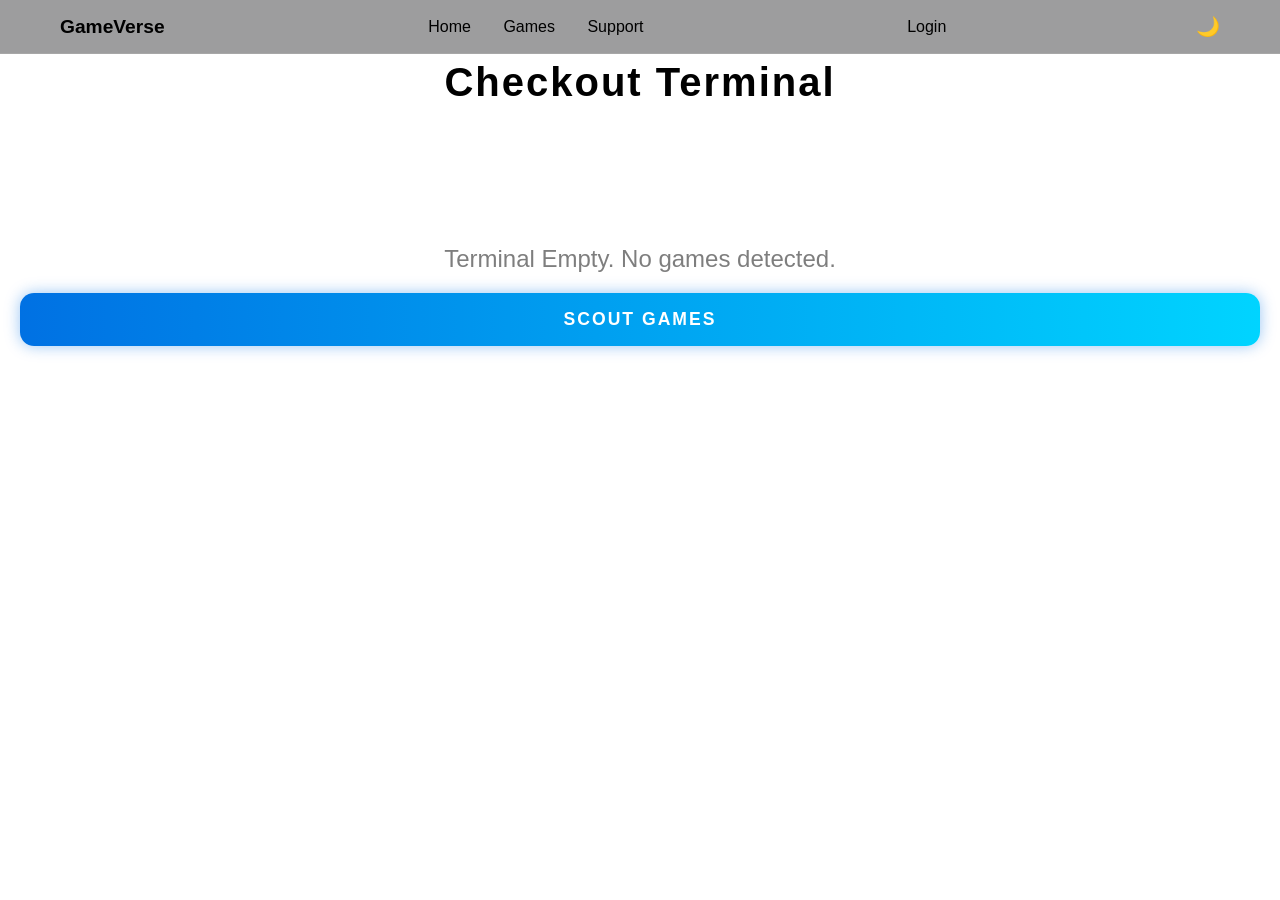
<file: cart.html>
<!DOCTYPE html>
<html lang="en" data-theme="dark">
<head>
  <meta charset="UTF-8" />
  <meta name="viewport" content="width=device-width, initial-scale=1.0"/>
  <title>Checkout Terminal — GameVerse</title>
  <link rel="stylesheet" href="css/theme.css">
  <link rel="stylesheet" href="css/main.css">
  <link rel="stylesheet" href="css/animations.css">
</head>
<body class="page-transition">
  <header class="navbar">
    <div class="logo">GameVerse</div>
    <nav>
      <a href="index.html">Home</a>
      <a href="games.html">Games</a>
      <a href="demo.html">Demo</a>
      <a href="wishlist.html">Wishlist</a>
      <a href="support.html">Support</a>
    </nav>
    <div id="user-section"></div>
    <button id="themeToggle" class="theme-toggle">🌙</button>
  </header>

  <section class="container" style="padding: 60px 20px; min-height: 80vh;">
    <h1 class="reveal" style="margin-bottom: 40px; text-align: center; font-size: 2.5rem; letter-spacing: 2px;">Checkout Terminal</h1>
    
    <div id="cart-wrapper" style="display: grid; grid-template-columns: 1.8fr 1fr; gap: 30px; align-items: start;">
        <div id="cart-items-list"></div>

        <div class="glass-card" style="padding: 30px; border-radius: 24px; position: sticky; top: 100px; border: 1px solid rgba(255,255,255,0.1);">
            <h2 style="margin-bottom: 25px; border-bottom: 1px solid rgba(255,255,255,0.1); padding-bottom: 15px;">Order Summary</h2>
            <div style="display: flex; justify-content: space-between; margin-bottom: 15px; opacity: 0.8;">
                <span>Subtotal</span>
                <span id="subtotal-val">$0.00</span>
            </div>
            <div style="display: flex; justify-content: space-between; margin-bottom: 25px; color: #00ff88; font-size: 1.4rem; font-weight: 800;">
                <span>Total</span>
                <span id="total-val">$0.00</span>
            </div>
            <button class="ios-btn" style="width: 100%;" onclick="authorizePurchase()">Authorize Purchase</button>
        </div>
    </div>

    <div id="empty-cart-msg" style="display:none; text-align:center; padding: 100px 0;">
        <p style="font-size: 1.5rem; opacity: 0.5;">Terminal Empty. No games detected.</p>
        <a href="games.html" class="ios-btn" style="display:inline-block; margin-top:20px; text-decoration:none;">Scout Games</a>
    </div>
  </section>

  <div id="success-overlay" style="display:none; position:fixed; top:0; left:0; width:100%; height:100%; background:rgba(0,0,0,0.9); z-index:9999; flex-direction:column; align-items:center; justify-content:center; text-align:center;">
    <div style="font-size:5rem; margin-bottom:20px;">✅</div>
    <h1 style="color:#00ff88; letter-spacing:2px;">PURCHASE AUTHORIZED</h1>
    <p style="opacity:0.7; margin-top:10px;">Digital keys have been sent to your vault.</p>
    <button onclick="location.href='index.html'" class="ios-btn" style="margin-top:30px;">Return to Base</button>
</div>

  <div id="toast" class="toast-notification"></div>
  <script src="js/theme-toggle.js"></script>
  <script src="js/user.js"></script>
</body>
</html>
</file>
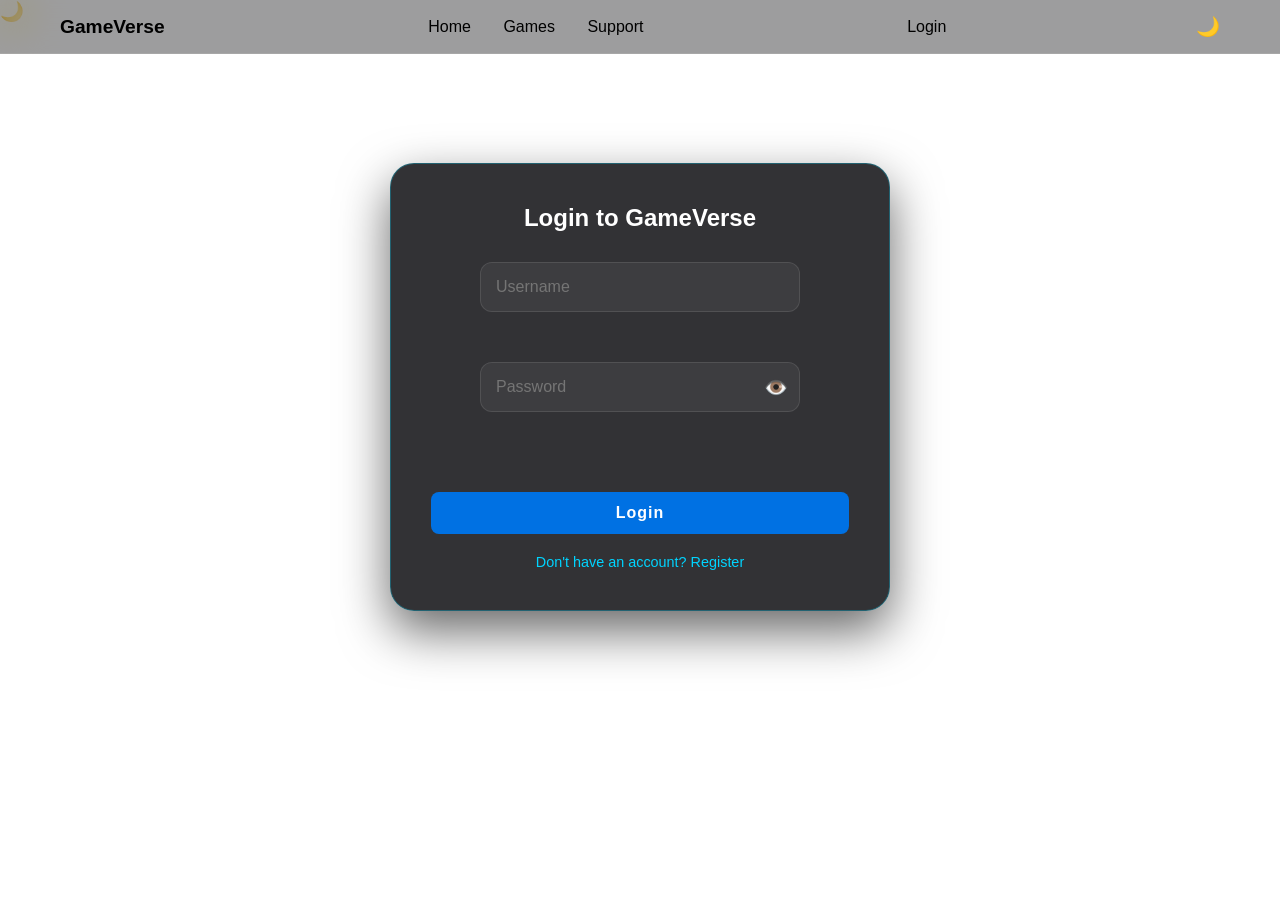
<file: login.html>
<!DOCTYPE html>
<html lang="en" data-theme="light">
<head>
  <meta charset="UTF-8">
  <title>Login — GameVerse</title>
  <meta name="viewport" content="width=device-width, initial-scale=1.0">

  <link rel="stylesheet" href="css/theme.css">
  <link rel="stylesheet" href="css/main.css">
  <style>
  /* Login Box ko Premium Gaming Look dene ke liye */
  .login-box {
    background: rgba(15, 15, 18, 0.85) !important; /* Dark Glass effect */
    backdrop-filter: blur(25px); /* Background blur */
    border: 1px solid rgba(0, 212, 255, 0.3); /* Neon Blue border */
    box-shadow: 0 20px 50px rgba(0,0,0,0.6); 
    color: white;
    padding: 40px;
    border-radius: 24px;
    text-align: center;
  }

  /* Input fields ko stylish banane ke liye */
  .login-box input {
    background: rgba(255, 255, 255, 0.05) !important;
    border: 1px solid rgba(255, 255, 255, 0.1) !important;
    color: white !important;
    border-radius: 12px !important;
    padding: 15px !important;
    font-size: 1rem;
    transition: all 0.3s ease;
  }

  /* Input focus hone par glow effect */
  .login-box input:focus {
    border-color: #00d4ff !important;
    background: rgba(255, 255, 255, 0.1) !important;
    box-shadow: 0 0 15px rgba(0, 212, 255, 0.2);
    outline: none;
  }

  /* Submit button styling */
  #submit-btn {
    width: 100%;
    margin-top: 20px;
    background: linear-gradient(90deg, #0071e3, #00d4ff);
    border: none;
    font-weight: 600;
    letter-spacing: 1px;
    transition: transform 0.2s ease;
  }

  #submit-btn:hover {
    transform: scale(1.03);
    box-shadow: 0 5px 20px rgba(0, 212, 255, 0.4);
  }

  #toggle-link {
    color: #00d4ff !important;
    font-size: 0.9rem;
    margin-top: 25px;
  }
</style>
</head>

<body class="page-transition">
  <header class="navbar">
  <div class="logo">GameVerse</div>

  <nav>
    <script src="js/theme-toggle.js"></script>
    <script src="js/user.js"></script>
    <a href="index.html">Home</a>
    <a href="games.html">Games</a>
    <a href="demo.html">Demo</a>
    <a href="support.html">Support</a>
  </nav>

  <div id="user-section"></div>

  <button id="themeToggle" class="theme-toggle">🌙</button>
</header>

  <button id="themeToggle" class="theme-toggle">🌙</button>
</header>

  <section class="login-box">
  <h2 id="form-title">Login to GameVerse</h2>

  <div style="position:relative; width:100%; max-width:320px; margin:10px auto;">
    <input type="text" id="username" placeholder="Username" required style="padding:12px; width:100%; border-radius:8px; border:1px solid #ccc;">
  </div>

  <div style="position:relative; width:100%; max-width:320px; margin:10px auto;">
    <input type="password" id="password" placeholder="Password" required style="padding:12px; width:100%; border-radius:8px; border:1px solid #ccc;">
    <span id="eye-icon" style="position:absolute; right:12px; top:50%; transform:translateY(-50%); cursor:pointer; font-size:1.2rem; color:#666;">
      👁️
    </span>
  </div>

  <div id="error-msg" style="color:red; margin:10px 0; min-height:20px; text-align:center;"></div>

  <button id="submit-btn" style="padding:12px 40px; background:#0071e3; color:white; border:none; border-radius:8px; cursor:pointer; font-size:16px;">Login</button>

  <p id="toggle-link" style="margin-top:20px; color:#0071e3; cursor:pointer; text-align:center;">
    Don't have an account? Register
  </p>
</section>

<script>
  let isLoginMode = true;

  const titleEl = document.getElementById('form-title');
  const btn = document.getElementById('submit-btn');
  const toggleLink = document.getElementById('toggle-link');
  const errorEl = document.getElementById('error-msg');

  function showError(msg) {
    errorEl.textContent = msg;
    errorEl.style.color = 'red';
  }

  function clearError() {
    errorEl.textContent = '';
  }

  toggleLink.addEventListener('click', () => {
    isLoginMode = !isLoginMode;
    if (isLoginMode) {
      titleEl.textContent = 'Login to GameVerse';
      btn.textContent = 'Login';
      toggleLink.textContent = "Don't have an account? Register";
    } else {
      titleEl.textContent = 'Register for GameVerse';
      btn.textContent = 'Register';
      toggleLink.textContent = 'Already have an account? Login';
    }
    clearError();
  });

  btn.addEventListener('click', () => {
    const username = document.getElementById('username').value.trim();
    const password = document.getElementById('password').value.trim();

    if (!username || !password) {
      return showError('Username and password are required');
    }

    clearError();

    if (isLoginMode) {
      // Login
      const users = JSON.parse(localStorage.getItem('users') || '[]');
      const user = users.find(u => u.username === username && u.password === password);

      if (user) {
        localStorage.setItem('username', username);
        window.location.href = 'index.html';
      } else {
        showError('Incorrect username or password');
      }
    } else {
      // Register
      let users = JSON.parse(localStorage.getItem('users') || '[]');

      if (users.some(u => u.username === username)) {
        return showError('Username already taken');
      }

      users.push({ username, password });
      localStorage.setItem('users', JSON.stringify(users));
      localStorage.setItem('username', username);
      localStorage.setItem('wishlist', JSON.stringify([]));
      localStorage.setItem('purchased', JSON.stringify([]));

      window.location.href = 'index.html';
    }
    });
  </script>
  
  <script src="js/theme-toggle.js"></script>
  <script src="js/user.js"></script>
  
  <script>
    // Show/Hide password eye icon
  const eyeIcon = document.getElementById('eye-icon');
  const passwordInput = document.getElementById('password');

  if (eyeIcon && passwordInput) {
    eyeIcon.addEventListener('click', () => {
      if (passwordInput.type === 'password') {
        passwordInput.type = 'text';
        eyeIcon.textContent = '🙈'; // hide icon
      } else {
        passwordInput.type = 'password';
        eyeIcon.textContent = '👁️'; // show icon
      }
    });
  }
</script>
</body>
</html>
</file>
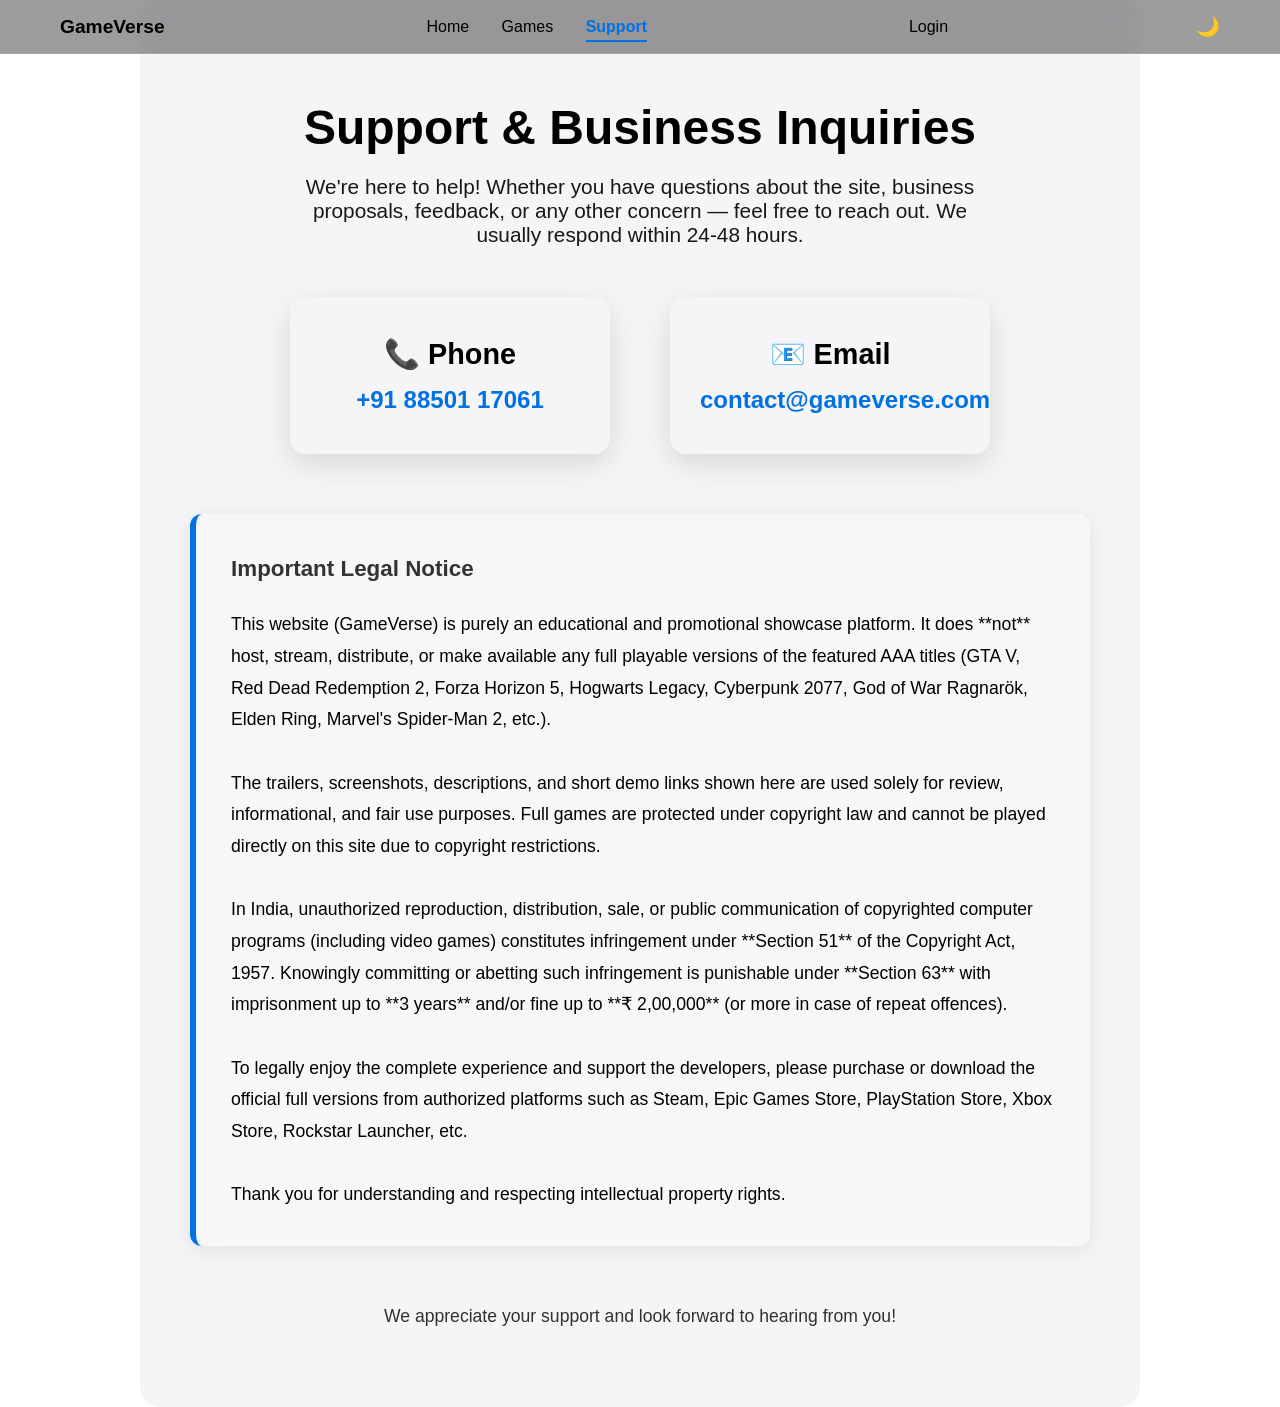
<file: support.html>
<!DOCTYPE html>
<html lang="en" data-theme="light">
<head>
  <meta charset="UTF-8">
  <title>Support — GameVerse</title>
  <meta name="viewport" content="width=device-width, initial-scale=1.0">

  <link rel="stylesheet" href="css/theme.css">
  <link rel="stylesheet" href="css/main.css">
</head>

<body class="page-transition">

  <header class="navbar">
  <div class="logo">GameVerse</div>

  <nav>
    <a href="index.html">Home</a>
    <a href="games.html">Games</a>
    <a href="demo.html">Demo</a>
    <a href="wishlist.html">Wishlist</a>
    <a href="support.html">Support</a>
  </nav>

  <div style="display:flex; align-items:center; gap:25px;">
    <div id="user-section"></div>
    
    
  </div>

  <button id="themeToggle" class="theme-toggle">🌙</button>
</header>

  <section class="support" style="padding: 100px 20px 80px; max-width: 1000px; margin: auto; text-align: center;">
    <h2 style="font-size: 3rem; margin-bottom: 20px; color: var(--text);">Support & Business Inquiries</h2>

    <p style="font-size: 1.3rem; margin-bottom: 50px; max-width: 700px; margin-left: auto; margin-right: auto; opacity: 0.9;">
      We're here to help! Whether you have questions about the site, business proposals, feedback, or any other concern — feel free to reach out. We usually respond within 24-48 hours.
    </p>

    <div style="display: flex; justify-content: center; gap: 60px; flex-wrap: wrap; margin-bottom: 60px;">
      <div style="background: var(--card-bg); padding: 40px 30px; border-radius: 16px; box-shadow: 0 10px 30px rgba(0,0,0,0.12); width: 320px; transition: transform 0.3s;">
        <h3 style="font-size: 1.8rem; margin-bottom: 15px;">📞 Phone</h3>
        <p style="font-size: 1.5rem; font-weight: 600; color: var(--accent);">
          +91 88501 17061
        </p>
      </div>

      <div style="background: var(--card-bg); padding: 40px 30px; border-radius: 16px; box-shadow: 0 10px 30px rgba(0,0,0,0.12); width: 320px; transition: transform 0.3s;">
        <h3 style="font-size: 1.8rem; margin-bottom: 15px;">📧 Email</h3>
        <p style="font-size: 1.5rem; font-weight: 600; color: var(--accent);">
          contact@gameverse.com
        </p>
      </div>
    </div>

    <!-- Disclaimer Paragraph – Legal & Professional -->
    <div style="margin: 60px auto 0; padding: 35px; background: rgba(248,249,250,0.6); border-left: 6px solid #0071e3; border-radius: 12px; font-size: 1.1rem; line-height: 1.8; text-align: left; max-width: 900px; box-shadow: 0 4px 20px rgba(0,0,0,0.08);">
      <strong style="font-size: 1.4rem; display: block; margin-bottom: 20px; color: #333;">Important Legal Notice</strong>
      
      This website (GameVerse) is purely an educational and promotional showcase platform. It does **not** host, stream, distribute, or make available any full playable versions of the featured AAA titles (GTA V, Red Dead Redemption 2, Forza Horizon 5, Hogwarts Legacy, Cyberpunk 2077, God of War Ragnarök, Elden Ring, Marvel's Spider-Man 2, etc.).<br><br>
      
      The trailers, screenshots, descriptions, and short demo links shown here are used solely for review, informational, and fair use purposes. Full games are protected under copyright law and cannot be played directly on this site due to copyright restrictions.<br><br>
      
      In India, unauthorized reproduction, distribution, sale, or public communication of copyrighted computer programs (including video games) constitutes infringement under **Section 51** of the Copyright Act, 1957. Knowingly committing or abetting such infringement is punishable under **Section 63** with imprisonment up to **3 years** and/or fine up to **₹ 2,00,000** (or more in case of repeat offences).<br><br>
      
      To legally enjoy the complete experience and support the developers, please purchase or download the official full versions from authorized platforms such as Steam, Epic Games Store, PlayStation Store, Xbox Store, Rockstar Launcher, etc.<br><br>
      
      Thank you for understanding and respecting intellectual property rights.
    </div>

    <p style="margin-top: 60px; font-size: 1.1rem; opacity: 0.8;">
      We appreciate your support and look forward to hearing from you!
    </p>
  </section>

  <script src="js/theme-toggle.js"></script>
  <script src="js/user.js"></script>
</body>
</html>
</file>
<file: css/theme.css>
:root {
  --bg: #ffffff;
  --text: #000000;
  --muted: #555;
  --accent: #0071e3;
  --card: #f5f5f7;
}

[data-theme="dark"] {
  --bg: #0b0b0d;
  --text: #ffffff;
  --muted: #aaa;
  --accent: #2997ff;
  --card: #161617;
}

* {
  margin: 0;
  padding: 0;
  box-sizing: border-box;
}

body {
  font-family: -apple-system, BlinkMacSystemFont, "Segoe UI", sans-serif;
  background: var(--bg);
  color: var(--text);
  transition: background 0.4s ease, color 0.4s ease;
}
</file>
<file: css/main.css>
.navbar {
  position: fixed;
  top: 0;
  width: 100%;
  padding: 15px 60px;
  display: flex;
  justify-content: space-between;
  align-items: center;
  background: rgba(11, 11, 13, 0.4); /* Dark translucent */
  backdrop-filter: blur(20px) saturate(180%); /* Extra blur and color boost */
  border-bottom: 1px solid rgba(255, 255, 255, 0.1);
  z-index: 1000;
}

[data-theme="dark"] .navbar {
  background: rgba(0,0,0,0.6);
}

/* Active Tab Highlight Style */
nav a.active-tab {
    color: #0071e3 !important; /* Tera signature blue color */
    font-weight: bold;
    border-bottom: 2px solid #0071e3;
    padding-bottom: 5px;
}

.logo {
  font-weight: 600;
  font-size: 1.2rem;
}

nav a {
  margin: 0 14px;
  text-decoration: none;
  color: var(--text);
  font-weight: 500;
}

nav a.active {
  color: var(--accent);
}

.theme-toggle {
  background: none;
  border: none;
  font-size: 1.2rem;
  cursor: pointer;
}

.hero {
  height: 100vh;
  padding-top: 120px;
  display: flex;
  flex-direction: column;
  align-items: center;
  justify-content: center;
  text-align: center;
}

.hero h1 {
  font-size: 3.2rem;
  margin-bottom: 14px;
}

.hero p {
  font-size: 1.1rem;
  color: var(--muted);
}

.hero-buttons {
  margin-top: 30px;
}

.btn {
  padding: 12px 26px;
  border-radius: 30px;
  text-decoration: none;
  margin: 0 10px;
  font-weight: 500;
}

.primary {
  background: var(--accent);
  color: white;
}

.secondary {
  border: 1px solid var(--accent);
  color: var(--accent);
}

.features {
  display: grid;
  grid-template-columns: repeat(3,1fr);
  gap: 30px;
  padding: 80px 60px;
}

.feature {
  background: var(--card);
  padding: 30px;
  border-radius: 18px;
  text-align: center;
}

footer {
  padding: 30px;
  text-align: center;
  color: var(--muted);
}

.page-hero {
  padding: 140px 60px 60px;
  text-align: center;
}

.page-hero h1 {
  font-size: 2.8rem;
  margin-bottom: 10px;
}

.page-hero p {
  color: var(--muted);
}

.games-grid {
  display: grid;
  grid-template-columns: repeat(auto-fit, minmax(280px, 1fr));
  gap: 30px;
  padding: 40px 60px 80px;
}

.game-card {
  position: relative;
  overflow: hidden;
  border-radius: 20px;
  background: var(--card);
  border: 1px solid rgba(255, 255, 255, 0.05);
  transition: all 0.5s cubic-bezier(0.175, 0.885, 0.32, 1.275);
}

.game-card:hover {
  transform: translateY(-15px) scale(1.02);
  border: 1px solid var(--accent);
  box-shadow: 0 0 30px rgba(0, 212, 255, 0.3); /* Neon blue glow */
}

.game-card:hover {
  transform: translateY(-10px);
}

.game-card img {
  width: 100%;
  height: 100%;
  object-fit: cover;
  display: block;
}

.game-info {
  position: absolute;
  inset: 0;
  background: linear-gradient(to top, rgba(0,0,0,0.75), transparent);
  color: white;
  padding: 24px;
  display: flex;
  flex-direction: column;
  justify-content: flex-end;
  opacity: 0;
  transition: opacity 0.4s ease;
}

.game-card:hover .game-info {
  opacity: 1;
}

.card-btn {
  margin-top: 10px;
  align-self: flex-start;
  padding: 8px 18px;
  background: white;
  color: black;
  border-radius: 20px;
  text-decoration: none;
  font-size: 0.9rem;
}

.btn, .card-btn {
  transition: transform 0.25s ease, box-shadow 0.25s ease;
}

.btn:hover, .card-btn:hover {
  transform: scale(1.05);
  box-shadow: 0 10px 30px rgba(0,0,0,0.2);
}

.login-box, .support, .dashboard {
  max-width: 500px;
  margin: 140px auto;
  padding: 30px;
  background: var(--card);
  border-radius: 20px;
}

.login-box input {
  width: 100%;
  padding: 12px;
  margin: 20px 0;
}

.login-box button {
  padding: 10px 20px;
}

.user-area {
  display: flex;
  gap: 15px;
  align-items: center;
}

.wishlist-btn { 
  background:none; border:none; font-size:24px; cursor:pointer; margin-right:10px; 
}
.wishlist-btn.wishlisted { color:#e91e63; }
.buy-btn { 
  margin-left:10px; color:#0071e3; text-decoration:none; font-size:14px; 
}
.logout-btn { 
  background:none; border:none; color:inherit; cursor:pointer; font-weight:500; 
}
#user-section { display:flex; align-items:center; gap:15px; }

.game-hero img { transition: transform 1s ease; transform: scale(1.2); }
.game-hero img.loaded { transform: scale(1); }
.screenshots { display: flex; gap: 20px; overflow-x: auto; }
.screenshot { width: 300px; border-radius: 12px; }
.review { margin: 20px 0; padding: 15px; background: var(--card-bg); border-radius: 12px; }
.stars { color: #ffd700; }

.wishlist-btn.wishlisted { color: red; }

.remove-btn:hover { background: #d32f2f !important; transform: scale(1.1); transition:0.2s; }
.screenshots img { border-radius:12px; box-shadow:0 4px 15px rgba(0,0,0,0.3); transition:transform 0.3s; }
.screenshots img:hover { transform:scale(1.05); }
.stars { color:#ffd700; font-size:1.2rem; }

.page-hero, .hero {
  position: relative;
  overflow: hidden;
  background: linear-gradient(to bottom, rgba(0,0,0,0.6), rgba(0,0,0,0.3)), url('your-hero-bg.jpg') center/cover no-repeat; /* optional bg image */
  color: white;
  text-align: center;
  padding: 150px 20px 100px;
}

.page-hero h1, .hero h1 {
  font-size: 4.5rem;
  margin: 0;
  opacity: 0;
  transform: translateY(40px);
  animation: fadeUp 1.2s ease forwards 0.3s;
}

.page-hero p, .hero p {
  font-size: 1.6rem;
  opacity: 0;
  transform: translateY(30px);
  animation: fadeUp 1.2s ease forwards 0.6s;
}

@keyframes fadeUp {
  to { opacity: 1; transform: translateY(0); }
}

/* Fade-in on scroll for sections */
.section {
  opacity: 1;
  transform: translateY(0) !important;
  transition: all 0.8s ease-out;
}

.section.visible {
  opacity: 1;
  transform: translateY(0);
}

/* Hero image zoom-in effect */
.game-hero img {
  animation: slowZoom 20s infinite alternate;
}

@keyframes slowZoom {
  from { transform: scale(1); }
  to { transform: scale(1.15); }
}

/* Trailer fade-in */
.trailer-container {
  opacity: 0;
  transform: scale(0.95);
  transition: all 1s ease;
}

.trailer-container.loaded {
  opacity: 1;
  transform: scale(1);
}

/* Cards stagger animation on load */
.game-card {
  opacity: 0;
  transform: translateY(30px);
  transition: all 0.6s ease;
}

.game-card.visible {
  opacity: 1;
  transform: translateY(0);
}

/* Reviews fade-up one by one */
.review {
  opacity: 0;
  transform: translateY(20px);
  transition: all 0.7s ease;
}

.review.visible {
  opacity: 1;
  transform: translateY(0);
}

.trailer-container {
    background: #000; /* Jab tak load ho raha ho black background dikhe */
    border: 2px solid rgba(0, 212, 255, 0.2);
    border-radius: 16px;
    overflow: hidden;
    position: relative;
    box-shadow: 0 0 40px rgba(0,0,0,0.5);
}

.trailer-container iframe {
    width: 100%;
    height: 100%;
    border: none;
}

/* Glassmorphism Select Box */
.glass-select {
    background: rgba(255, 255, 255, 0.05);
    border: 1px solid rgba(255, 255, 255, 0.1);
    color: white;
    padding: 10px 20px;
    border-radius: 12px;
    backdrop-filter: blur(10px);
    outline: none;
    cursor: pointer;
}

/* Wishlist Grid & Cards */
.wishlist-grid {
    display: grid;
    grid-template-columns: repeat(auto-fill, minmax(320px, 1fr));
    gap: 40px;
}

#wishlist-grid .game-card {
    background: rgba(15, 15, 18, 0.6);
    border: 1px solid rgba(255, 255, 255, 0.08);
    backdrop-filter: blur(20px);
    transition: all 0.5s cubic-bezier(0.175, 0.885, 0.32, 1.275);
}

#wishlist-grid .game-card:hover {
    transform: translateY(-15px);
    border-color: #e91e63; /* Pink Glow */
    box-shadow: 0 15px 45px rgba(233, 30, 99, 0.25);
}

/* Custom Toast Styling */
.toast-notification {
    position: fixed;
    bottom: 30px;
    left: 50%;
    transform: translateX(-50%);
    background: #0071e3; /* Signature Blue */
    color: white;
    padding: 12px 25px;
    border-radius: 50px;
    font-weight: 600;
    box-shadow: 0 10px 30px rgba(0, 113, 227, 0.4);
    z-index: 1000;
    display: none; /* JS isse block karega */
    animation: slideUp 0.4s ease-out;
}

@keyframes slideUp {
    from { bottom: -50px; opacity: 0; }
    to { bottom: 30px; opacity: 1; }
}

.glass-card {
    background: rgba(255, 255, 255, 0.03);
    backdrop-filter: blur(15px);
    border: 1px solid rgba(255, 255, 255, 0.08);
    box-shadow: 0 20px 50px rgba(0,0,0,0.3);
}

.remove-cart-btn {
    background: rgba(255, 23, 68, 0.1) !important;
    color: #ff1744 !important;
    border: 1px solid #ff1744 !important;
}

.remove-cart-btn:hover {
    background: #ff1744 !important;
    color: white !important;
    transform: scale(1.1);
}

.glass-input {
    width: 100%;
    padding: 12px;
    background: rgba(255, 255, 255, 0.05);
    border: 1px solid rgba(255, 255, 255, 0.1);
    border-radius: 10px;
    color: white;
    outline: none;
    margin-top: 8px;
}

.result-excellent { background: rgba(0, 255, 136, 0.1); border: 1px solid #00ff88; color: #00ff88; }
.result-good { background: rgba(0, 113, 227, 0.1); border: 1px solid #0071e3; color: #0071e3; }
.result-poor { background: rgba(255, 23, 68, 0.1); border: 1px solid #ff1744; color: #ff1744; }

/* Light mode compatibility checker fixes */
[data-theme="light"] .compatibility-container {
    background: #f9f9f9;
    border: 1px solid #ddd;
    box-shadow: 0 10px 30px rgba(0,0,0,0.05);
}

[data-theme="light"] .compat-label {
    color: #333 !important;
    font-weight: 600;
}

[data-theme="light"] .glass-input {
    background: #ffffff;
    border: 1px solid #ccc;
    color: #222;
}

[data-theme="light"] .glass-input option {
    background: #fff;
    color: #222;
}

/* Result colors for light mode */
[data-theme="light"] .result-excellent { background: #e6fffa; border: 2px solid #38b2ac; color: #2c7a7b; }
[data-theme="light"] .result-good { background: #ebf8ff; border: 2px solid #4299e1; color: #2b6cb0; }
[data-theme="light"] .result-poor { background: #fff5f5; border: 2px solid #f56565; color: #c53030; }

/* --- COMPATIBILITY CHECKER FINAL CSS --- */
/* Premium Neon Analyze Button - Final Vibe */
.ios-btn {
    width: 100%;
    margin-top: 20px;
    padding: 16px;
    border-radius: 14px;
    background: linear-gradient(90deg, #0071e3, #00d4ff) !important;
    color: white !important;
    font-weight: 800;
    font-size: 1.1rem;
    text-transform: uppercase;
    letter-spacing: 2px;
    border: none;
    cursor: pointer;
    box-shadow: 0 0 15px rgba(0, 113, 227, 0.4);
    transition: all 0.4s cubic-bezier(0.175, 0.885, 0.32, 1.275);
    animation: neonPulse 2s infinite; /* Breathing effect */
}

.ios-btn:hover {
    transform: translateY(-3px) scale(1.02);
    box-shadow: 0 0 30px rgba(0, 212, 255, 0.7);
    filter: brightness(1.2);
}

.ios-btn:disabled {
    background: #444 !important;
    box-shadow: none;
    cursor: not-allowed;
    animation: none;
}

/* Neon Breathing Animation */
@keyframes neonPulse {
    0% { box-shadow: 0 0 10px rgba(0, 113, 227, 0.4); }
    50% { box-shadow: 0 0 25px rgba(0, 212, 255, 0.6); }
    100% { box-shadow: 0 0 10px rgba(0, 113, 227, 0.4); }
}

/* Dropdown list color fix */
.ios-select option { background: #1c1c1e; color: white; }

.ios-select-wrapper::after {
    content: "▼";
    position: absolute;
    right: 15px;
    top: 50%;
    transform: translateY(-50%);
    font-size: 0.7rem;
    opacity: 0.5;
    pointer-events: none;
}

/* Analyzing Progress Bar */
.scan-container {
    width: 100%;
    height: 6px;
    background: rgba(255, 255, 255, 0.1);
    border-radius: 20px;
    margin-top: 25px;
    overflow: hidden;
    display: none;
}

.scan-bar {
    width: 0%;
    height: 100%;
    background: linear-gradient(90deg, #00ff88, #00d4ff);
    box-shadow: 0 0 15px #00d4ff;
    transition: width 1.5s cubic-bezier(0.4, 0, 0.2, 1);
}

/* Result Card - No Green, Only Premium Neon */
.result-excellent { border: 2px solid #00d4ff !important; color: #00d4ff !important; background: rgba(0, 212, 255, 0.05) !important; }
.result-good { border: 2px solid #ffaa00 !important; color: #ffaa00 !important; background: rgba(255, 170, 0, 0.05) !important; }
.result-poor { border: 2px solid #ff1e56 !important; color: #ff1e56 !important; background: rgba(255, 30, 86, 0.05) !important; }

/* Light Theme Visibility Fix */
[data-theme="light"] .ios-select { background: #f2f2f7 !important; border-color: #d1d1d6 !important; color: #000 !important; }
[data-theme="light"] .ios-select option { background: #fff; color: #000; }
[data-theme="light"] .compat-label { color: #333 !important; }
[data-theme="light"] .scan-container { background: #eee; }

/* --- NEW GAME CARD EDITING --- */
/* 1. Card se naam hatane ke liye */
.game-card .caption {
    display: none !important; 
}

/* 2. Heart icon ko kone mein set karne ke liye */
.game-card .wishlist-btn {
    position: absolute !important;
    top: 15px !important;
    right: 15px !important;
    background: rgba(0, 0, 0, 0.6) !important;
    backdrop-filter: blur(8px);
    border-radius: 50% !important;
    width: 40px !important;
    height: 40px !important;
    display: flex !important;
    align-items: center;
    justify-content: center;
    z-index: 20;
    border: 1px solid rgba(255,255,255,0.1);
}

.game-card .wishlist-btn:hover {
    background: #ff1744 !important;
    transform: scale(1.1);
}

/* Card se naam hatane ke liye (Final) */
.game-card .game-info h3 { display: none !important; }
.game-card .game-info p { display: none !important; }

.cart-card {
    transition: transform 0.3s ease, border-color 0.3s ease;
}
.cart-card:hover {
    transform: translateX(10px);
    border-color: rgba(0, 113, 227, 0.4) !important;
}

/* Wishlist Button Detail Page Fix */
#detail-wishlist-btn {
    background: rgba(255, 255, 255, 0.05) !important;
    border: 1px solid rgba(255, 255, 255, 0.1) !important;
    color: white !important;
    padding: 12px 25px !important;
    border-radius: 50px !important; /* Pill shape for iOS vibe */
    cursor: pointer;
    transition: 0.3s;
    font-weight: 600;
}

#detail-wishlist-btn:hover {
    background: rgba(255, 23, 68, 0.1) !important;
    border-color: #ff1744 !important;
    color: #ff1744 !important;
}

/* Jab active ho (Heart fill) */
#detail-wishlist-btn.active-wish {
    background: #ff1744 !important;
    color: white !important;
    border-color: #ff1744 !important;
}

/* Final Wishlist Button - Both Themes */
#detail-wishlist-btn {
    background: rgba(128, 128, 128, 0.1) !important;
    border: 1px solid rgba(0, 0, 0, 0.1) !important;
    color: #333 !important; /* Default Black for Light Mode */
    padding: 12px 25px;
    border-radius: 50px;
    font-weight: 700;
    transition: 0.3s;
}

/* Dark Mode Override */
[data-theme="dark"] #detail-wishlist-btn {
    border-color: rgba(255, 255, 255, 0.2) !important;
    color: white !important;
}

/* In Wishlist State (Red Vibe) */
#detail-wishlist-btn.active-wish {
    background: #ff1744 !important;
    color: white !important;
    border-color: #ff1744 !important;
}

.wish-pill {
    background: rgba(255, 255, 255, 0.05);
    border: 1px solid rgba(255, 255, 255, 0.2);
    color: white;
    padding: 10px 20px;
    border-radius: 12px;
    cursor: pointer;
    font-weight: 600;
    display: flex;
    align-items: center;
    gap: 8px;
}

/* Light Mode visibility */
[data-theme="light"] .wish-pill {
    background: rgba(0, 0, 0, 0.05);
    border: 1px solid rgba(0, 0, 0, 0.1);
    color: #333;
}

.wish-pill.active-wish {
    background: #ff1744 !important;
    color: white !important;
    border-color: #ff1744 !important;
}


/* Cart Store Buttons - Theme Proof */
.store-link {
    background: rgba(255, 255, 255, 0.05); /* Dark mode default */
    border: 1px solid rgba(255, 255, 255, 0.1);
    color: white !important;
    padding: 10px;
    border-radius: 8px;
    text-align: center;
    text-decoration: none;
    transition: 0.3s ease;
}

/* Light Mode Visibility Fix */
[data-theme="light"] .store-link {
    background: #f0f0f0; /* Light gray background */
    border-color: #ddd;
    color: #333 !important; /* Dark text for light mode */
}

.store-link:hover {
    background: #0071e3 !important; /* Signature Blue hover */
    color: white !important;
    transform: translateY(-2px);
}

/* Compact Add to Cart Button */
#main-cart-btn {
    flex: 2; /* Wishlist se thoda bada but screen se chota */
    padding: 10px 20px !important; 
    font-size: 0.95rem !important;
    height: 45px; /* Wishlist button ki height se match karega */
    display: flex;
    align-items: center;
    justify-content: center;
    gap: 10px;
}

/* Container jisme dono buttons hain */
.purchase-actions {
    display: flex;
    align-items: center;
    gap: 12px;
    max-width: 500px; /* Isse button pura khulega nahi */
    margin-top: 25px;
}

/* Sasta price highlight karne ke liye */
.best-deal {
    border-color: #00ff88 !important;
    background: rgba(0, 255, 136, 0.1) !important;
}
</file>
<file: css/animations.css>
.reveal {
  opacity: 0;
  transform: translateY(40px);
  animation: reveal 1s ease forwards;
}

.delay {
  animation-delay: 0.3s;
}

.delay-2 {
  animation-delay: 0.6s;
}

@keyframes reveal {
  to {
    opacity: 1;
    transform: translateY(0);
  }
}

.page-transition {
  opacity: 0;
  animation: pageIn 0.6s ease forwards;
}

@keyframes pageIn {
  to { opacity: 1; }
}

@keyframes pulse-glow {
  0% { box-shadow: 0 0 0 0 rgba(0, 212, 255, 0.7); }
  70% { box-shadow: 0 0 0 15px rgba(0, 212, 255, 0); }
  100% { box-shadow: 0 0 0 0 rgba(0, 212, 255, 0); }
}

.btn.primary {
  animation: pulse-glow 2s infinite;
}
</file>
